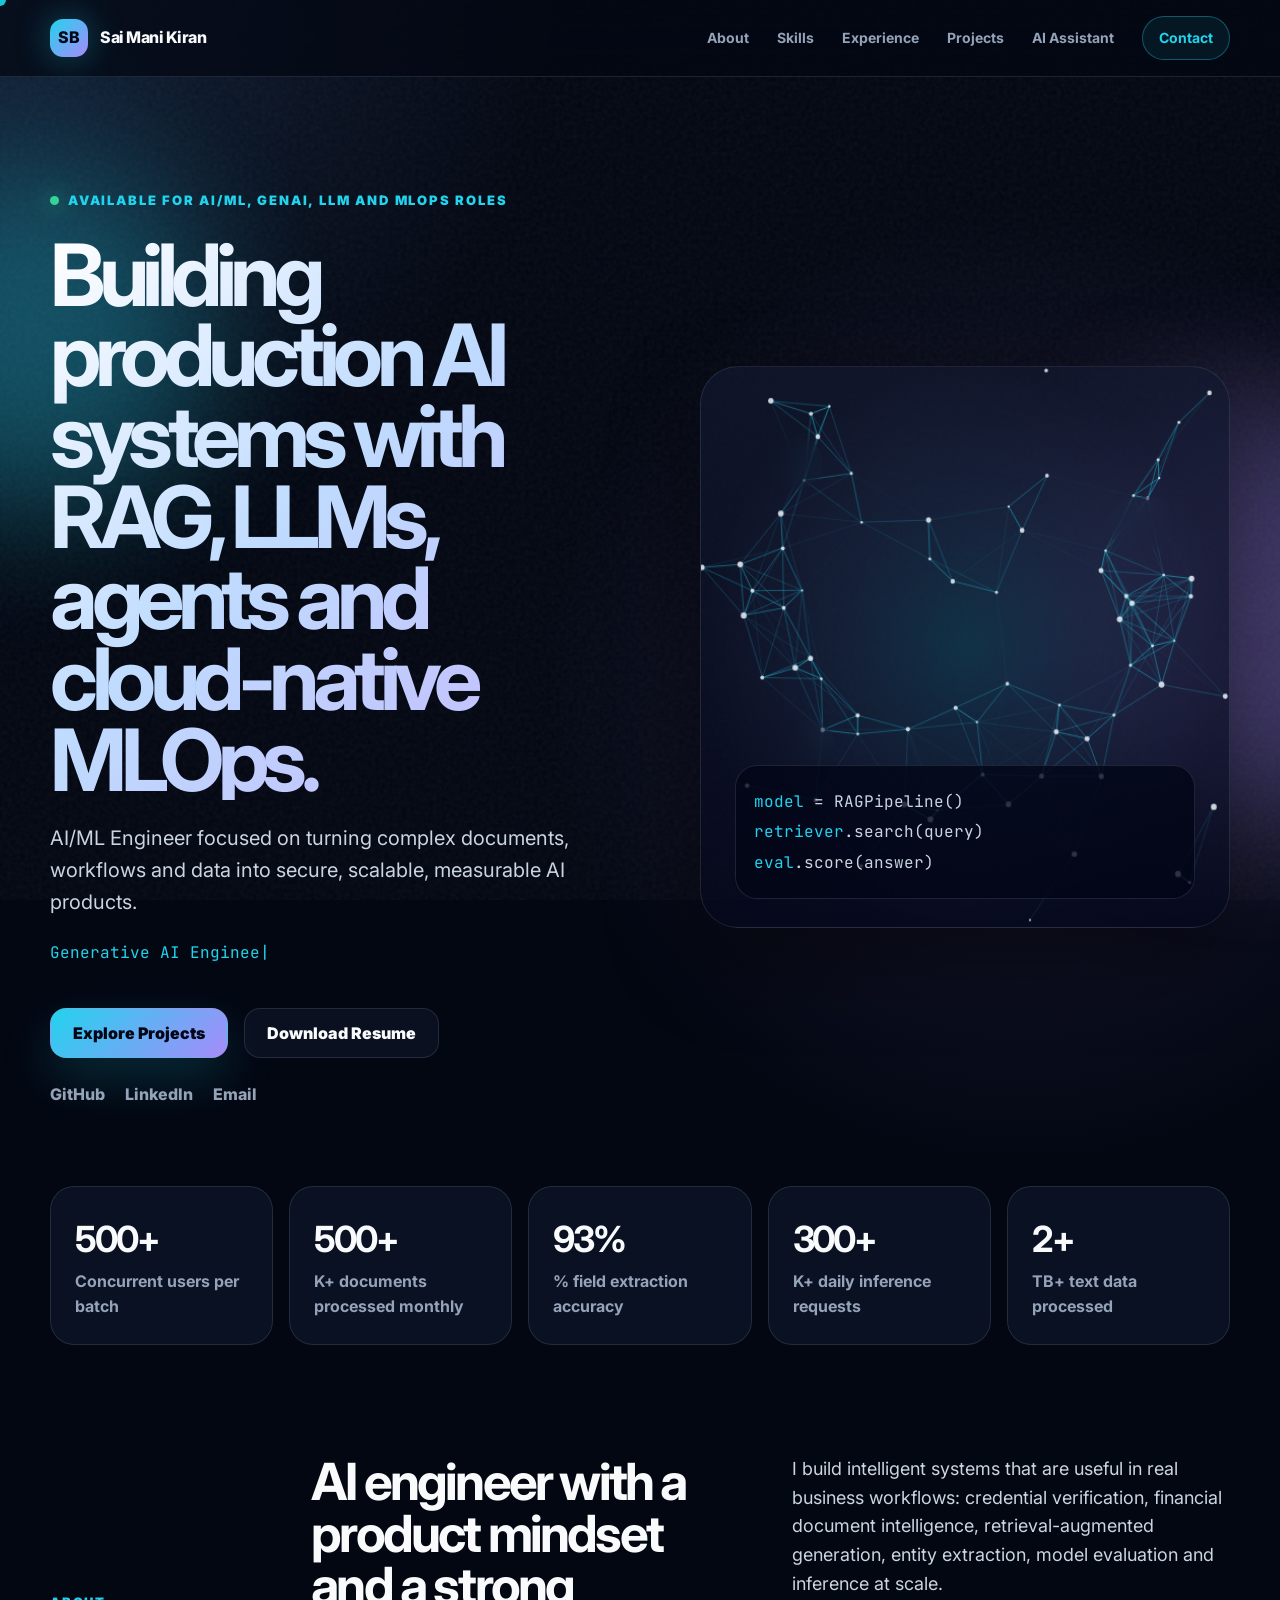
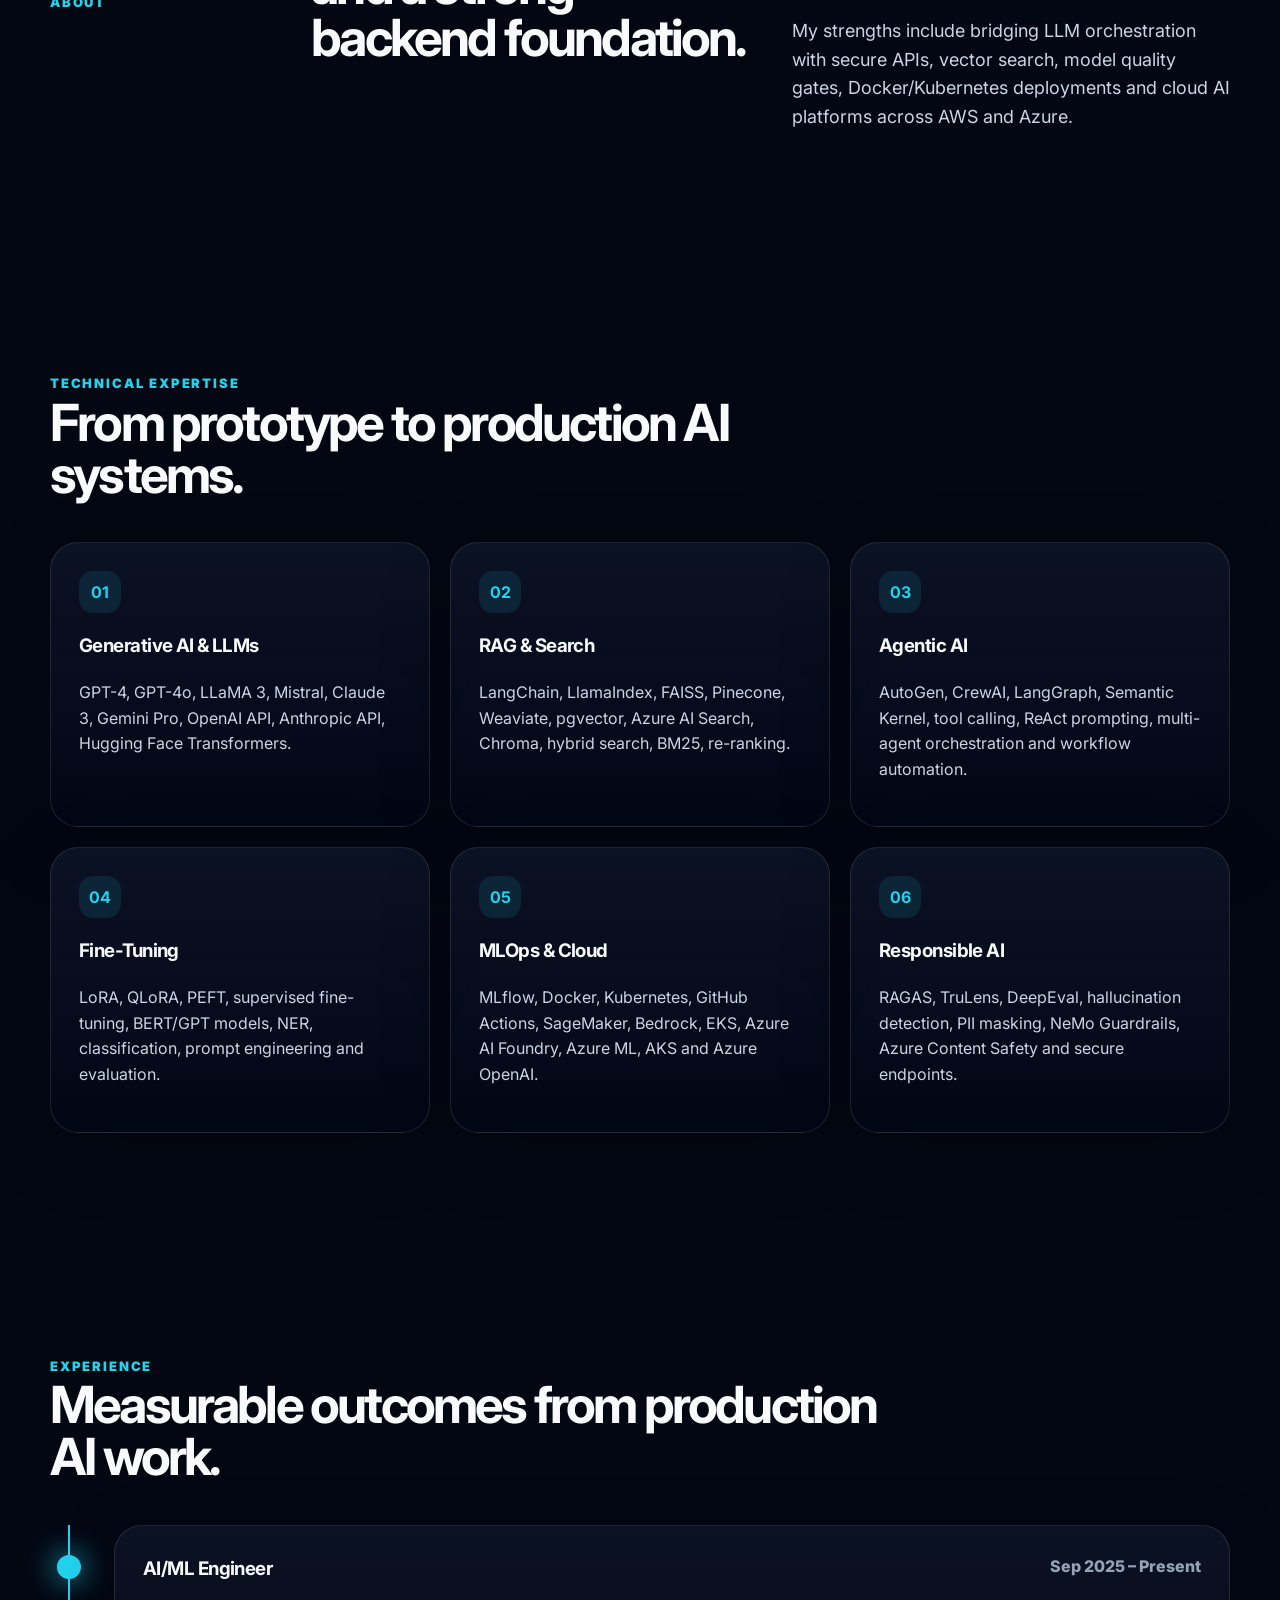
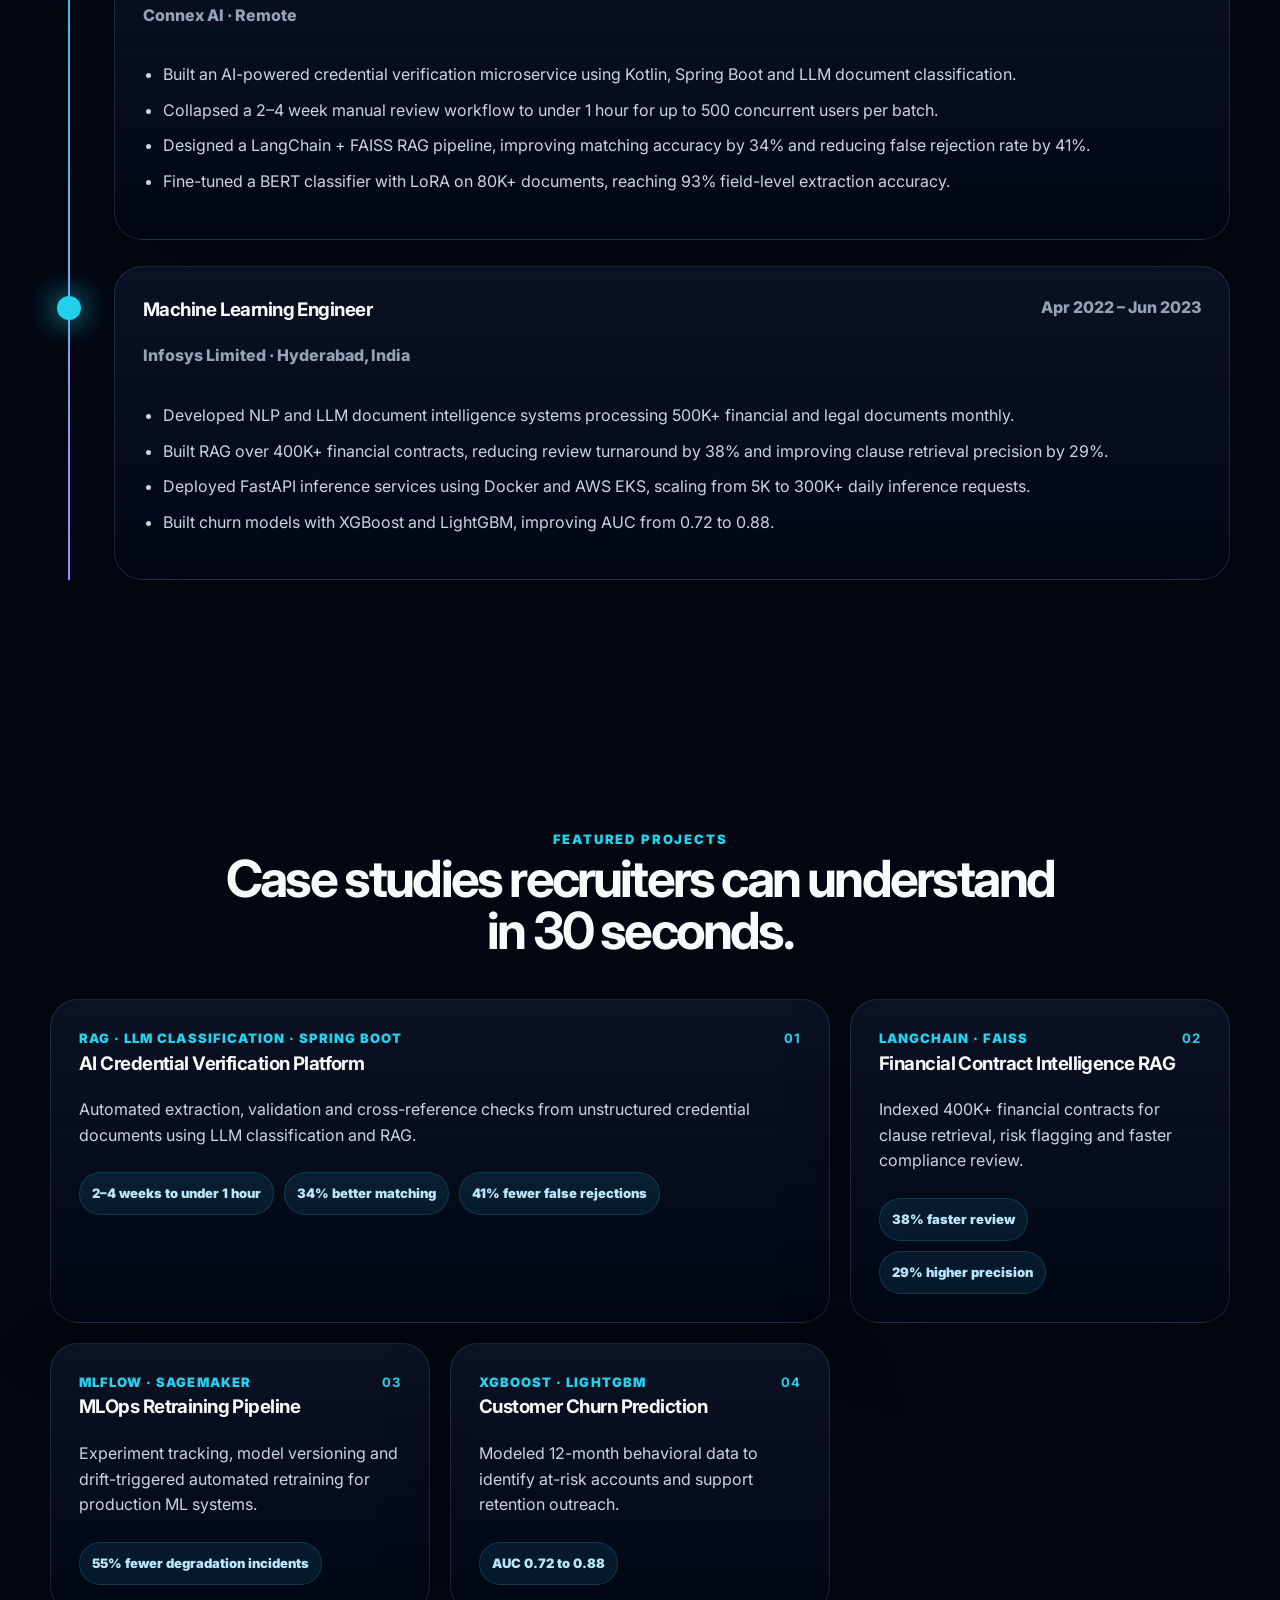
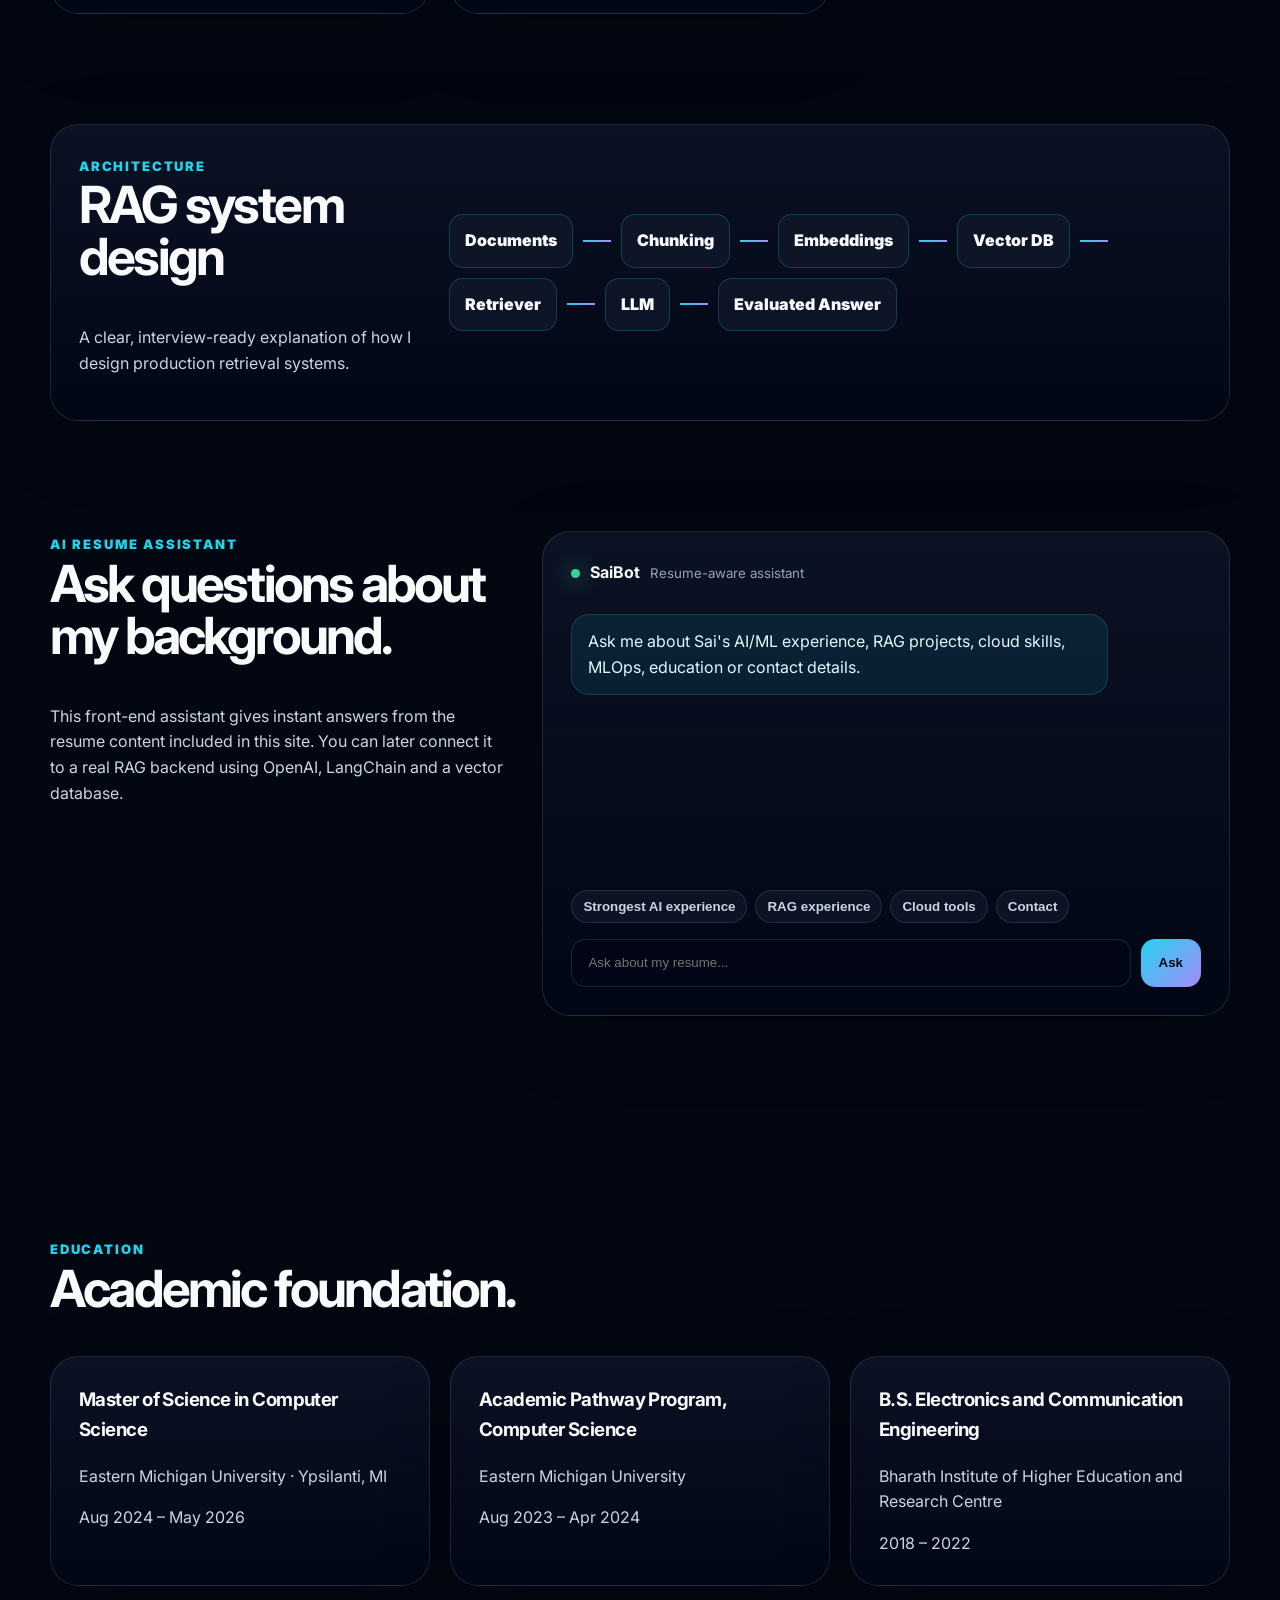
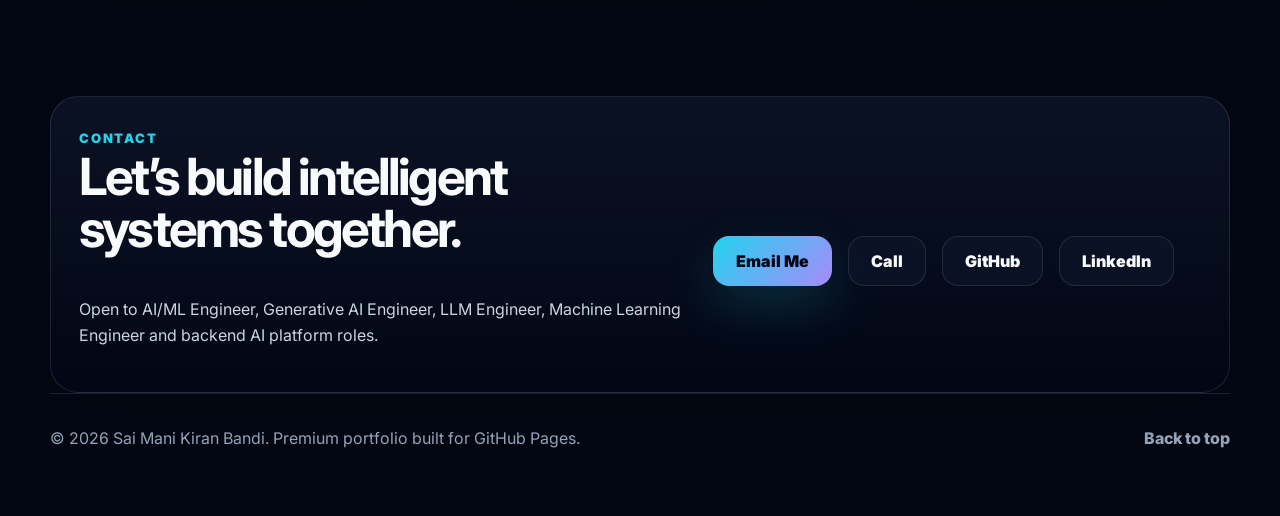
<file: index.html>
<!DOCTYPE html>
<html lang="en">
<head>
  <meta charset="UTF-8" />
  <meta name="viewport" content="width=device-width, initial-scale=1.0" />
  <meta name="description" content="Sai Mani Kiran Bandi — AI/ML Engineer portfolio specializing in Generative AI, RAG, Agentic AI, LLM fine-tuning, MLOps, AWS and Azure." />
  <meta name="keywords" content="Sai Mani Kiran Bandi, AI ML Engineer, Generative AI Engineer, RAG, LangChain, LLM, MLOps, AWS, Azure, Python" />
  <meta name="author" content="Sai Mani Kiran Bandi" />
  <meta property="og:title" content="Sai Mani Kiran Bandi | AI/ML Engineer" />
  <meta property="og:description" content="Premium AI/ML engineering portfolio showcasing RAG systems, LLM workflows, MLOps, and cloud AI deployment." />
  <meta property="og:type" content="website" />
  <title>Sai Mani Kiran Bandi | AI/ML Engineer</title>
  <link rel="preconnect" href="https://fonts.googleapis.com">
  <link rel="preconnect" href="https://fonts.gstatic.com" crossorigin>
  <link href="https://fonts.googleapis.com/css2?family=Inter:wght@400;500;600;700;800;900&family=JetBrains+Mono:wght@500;700&display=swap" rel="stylesheet">
  <link rel="stylesheet" href="styles.css" />
</head>
<body>
  <div class="cursor-dot" aria-hidden="true"></div>
  <div class="noise" aria-hidden="true"></div>
  <div class="orb orb-one" aria-hidden="true"></div>
  <div class="orb orb-two" aria-hidden="true"></div>
  <div class="progress-bar" id="progressBar" aria-hidden="true"></div>

  <header class="header">
    <nav class="nav container">
      <a href="#top" class="brand" aria-label="Sai Mani Kiran Bandi home"><span>SB</span>Sai Mani Kiran</a>
      <button class="nav-toggle" aria-label="Toggle navigation" aria-expanded="false"><span></span><span></span><span></span></button>
      <div class="nav-menu">
        <a href="#about">About</a>
        <a href="#skills">Skills</a>
        <a href="#experience">Experience</a>
        <a href="#projects">Projects</a>
        <a href="#ai-assistant">AI Assistant</a>
        <a href="#contact" class="nav-button">Contact</a>
      </div>
    </nav>
  </header>

  <main id="top">
    <section class="hero container section">
      <div class="hero-content reveal">
        <div class="availability"><span></span> Available for AI/ML, GenAI, LLM and MLOps roles</div>
        <h1>Building production AI systems with RAG, LLMs, agents and cloud-native MLOps.</h1>
        <p class="hero-lead">AI/ML Engineer focused on turning complex documents, workflows and data into secure, scalable, measurable AI products.</p>
        <div class="typed-line"><span id="typedText"></span><span class="typing-caret">|</span></div>
        <div class="hero-actions">
          <a href="#projects" class="btn primary">Explore Projects</a>
          <a href="assets/Sai_Mani_Kiran_Bandi_Resume.pdf" class="btn secondary" target="_blank" rel="noopener">Download Resume</a>
        </div>
        <div class="hero-links">
          <a href="https://github.com/sbandi5" target="_blank" rel="noopener">GitHub</a>
          <a href="https://linkedin.com/in/sai-mani-kiran-bandi" target="_blank" rel="noopener">LinkedIn</a>
          <a href="mailto:bandisaimanikiran@gmail.com">Email</a>
        </div>
      </div>

      <div class="hero-visual reveal">
        <div class="ai-card">
          <canvas id="networkCanvas" width="520" height="520" aria-label="Animated AI neural network"></canvas>
          <div class="floating-chip chip-one">RAG</div>
          <div class="floating-chip chip-two">LLM</div>
          <div class="floating-chip chip-three">MLOps</div>
          <div class="floating-chip chip-four">Agents</div>
          <div class="code-panel">
            <p><span>model</span> = RAGPipeline()</p>
            <p><span>retriever</span>.search(query)</p>
            <p><span>eval</span>.score(answer)</p>
          </div>
        </div>
      </div>
    </section>

    <section class="metrics container reveal" aria-label="Career impact metrics">
      <article><strong data-count="500">0</strong><span>Concurrent users per batch</span></article>
      <article><strong data-count="500">0</strong><span>K+ documents processed monthly</span></article>
      <article><strong data-count="93">0</strong><span>% field extraction accuracy</span></article>
      <article><strong data-count="300">0</strong><span>K+ daily inference requests</span></article>
      <article><strong data-count="2">0</strong><span>TB+ text data processed</span></article>
    </section>

    <section id="about" class="section container split">
      <div class="section-kicker reveal">About</div>
      <div class="section-title reveal">
        <h2>AI engineer with a product mindset and a strong backend foundation.</h2>
      </div>
      <div class="section-copy reveal">
        <p>I build intelligent systems that are useful in real business workflows: credential verification, financial document intelligence, retrieval-augmented generation, entity extraction, model evaluation and inference at scale.</p>
        <p>My strengths include bridging LLM orchestration with secure APIs, vector search, model quality gates, Docker/Kubernetes deployments and cloud AI platforms across AWS and Azure.</p>
      </div>
    </section>

    <section id="skills" class="section container">
      <div class="section-heading reveal">
        <span>Technical Expertise</span>
        <h2>From prototype to production AI systems.</h2>
      </div>
      <div class="skills-grid">
        <article class="skill-card reveal"><b>01</b><h3>Generative AI & LLMs</h3><p>GPT-4, GPT-4o, LLaMA 3, Mistral, Claude 3, Gemini Pro, OpenAI API, Anthropic API, Hugging Face Transformers.</p></article>
        <article class="skill-card reveal"><b>02</b><h3>RAG & Search</h3><p>LangChain, LlamaIndex, FAISS, Pinecone, Weaviate, pgvector, Azure AI Search, Chroma, hybrid search, BM25, re-ranking.</p></article>
        <article class="skill-card reveal"><b>03</b><h3>Agentic AI</h3><p>AutoGen, CrewAI, LangGraph, Semantic Kernel, tool calling, ReAct prompting, multi-agent orchestration and workflow automation.</p></article>
        <article class="skill-card reveal"><b>04</b><h3>Fine-Tuning</h3><p>LoRA, QLoRA, PEFT, supervised fine-tuning, BERT/GPT models, NER, classification, prompt engineering and evaluation.</p></article>
        <article class="skill-card reveal"><b>05</b><h3>MLOps & Cloud</h3><p>MLflow, Docker, Kubernetes, GitHub Actions, SageMaker, Bedrock, EKS, Azure AI Foundry, Azure ML, AKS and Azure OpenAI.</p></article>
        <article class="skill-card reveal"><b>06</b><h3>Responsible AI</h3><p>RAGAS, TruLens, DeepEval, hallucination detection, PII masking, NeMo Guardrails, Azure Content Safety and secure endpoints.</p></article>
      </div>
    </section>

    <section id="experience" class="section container">
      <div class="section-heading reveal">
        <span>Experience</span>
        <h2>Measurable outcomes from production AI work.</h2>
      </div>
      <div class="timeline">
        <article class="timeline-item reveal">
          <div class="timeline-dot"></div>
          <div class="timeline-card">
            <div class="timeline-header"><div><h3>AI/ML Engineer</h3><p>Connex AI · Remote</p></div><time>Sep 2025 – Present</time></div>
            <ul>
              <li>Built an AI-powered credential verification microservice using Kotlin, Spring Boot and LLM document classification.</li>
              <li>Collapsed a 2–4 week manual review workflow to under 1 hour for up to 500 concurrent users per batch.</li>
              <li>Designed a LangChain + FAISS RAG pipeline, improving matching accuracy by 34% and reducing false rejection rate by 41%.</li>
              <li>Fine-tuned a BERT classifier with LoRA on 80K+ documents, reaching 93% field-level extraction accuracy.</li>
            </ul>
          </div>
        </article>
        <article class="timeline-item reveal">
          <div class="timeline-dot"></div>
          <div class="timeline-card">
            <div class="timeline-header"><div><h3>Machine Learning Engineer</h3><p>Infosys Limited · Hyderabad, India</p></div><time>Apr 2022 – Jun 2023</time></div>
            <ul>
              <li>Developed NLP and LLM document intelligence systems processing 500K+ financial and legal documents monthly.</li>
              <li>Built RAG over 400K+ financial contracts, reducing review turnaround by 38% and improving clause retrieval precision by 29%.</li>
              <li>Deployed FastAPI inference services using Docker and AWS EKS, scaling from 5K to 300K+ daily inference requests.</li>
              <li>Built churn models with XGBoost and LightGBM, improving AUC from 0.72 to 0.88.</li>
            </ul>
          </div>
        </article>
      </div>
    </section>

    <section id="projects" class="section container">
      <div class="section-heading reveal center">
        <span>Featured Projects</span>
        <h2>Case studies recruiters can understand in 30 seconds.</h2>
      </div>
      <div class="projects-grid">
        <article class="project-card project-wide reveal">
          <div class="project-top"><span>RAG · LLM Classification · Spring Boot</span><b>01</b></div>
          <h3>AI Credential Verification Platform</h3>
          <p>Automated extraction, validation and cross-reference checks from unstructured credential documents using LLM classification and RAG.</p>
          <div class="impact-row"><span>2–4 weeks to under 1 hour</span><span>34% better matching</span><span>41% fewer false rejections</span></div>
        </article>
        <article class="project-card reveal"><div class="project-top"><span>LangChain · FAISS</span><b>02</b></div><h3>Financial Contract Intelligence RAG</h3><p>Indexed 400K+ financial contracts for clause retrieval, risk flagging and faster compliance review.</p><div class="impact-row"><span>38% faster review</span><span>29% higher precision</span></div></article>
        <article class="project-card reveal"><div class="project-top"><span>MLflow · SageMaker</span><b>03</b></div><h3>MLOps Retraining Pipeline</h3><p>Experiment tracking, model versioning and drift-triggered automated retraining for production ML systems.</p><div class="impact-row"><span>55% fewer degradation incidents</span></div></article>
        <article class="project-card reveal"><div class="project-top"><span>XGBoost · LightGBM</span><b>04</b></div><h3>Customer Churn Prediction</h3><p>Modeled 12-month behavioral data to identify at-risk accounts and support retention outreach.</p><div class="impact-row"><span>AUC 0.72 to 0.88</span></div></article>
      </div>
    </section>

    <section class="section container architecture reveal">
      <div>
        <span class="section-kicker">Architecture</span>
        <h2>RAG system design</h2>
        <p>A clear, interview-ready explanation of how I design production retrieval systems.</p>
      </div>
      <div class="pipeline" aria-label="RAG pipeline architecture">
        <span>Documents</span><i></i><span>Chunking</span><i></i><span>Embeddings</span><i></i><span>Vector DB</span><i></i><span>Retriever</span><i></i><span>LLM</span><i></i><span>Evaluated Answer</span>
      </div>
    </section>

    <section id="ai-assistant" class="section container assistant-section">
      <div class="assistant-copy reveal">
        <span class="section-kicker">AI Resume Assistant</span>
        <h2>Ask questions about my background.</h2>
        <p>This front-end assistant gives instant answers from the resume content included in this site. You can later connect it to a real RAG backend using OpenAI, LangChain and a vector database.</p>
      </div>
      <div class="chat-card reveal">
        <div class="chat-header"><span></span><strong>SaiBot</strong><small>Resume-aware assistant</small></div>
        <div class="chat-messages" id="chatMessages">
          <div class="bot message">Ask me about Sai's AI/ML experience, RAG projects, cloud skills, MLOps, education or contact details.</div>
        </div>
        <div class="prompt-chips">
          <button data-question="What is Sai's strongest AI experience?">Strongest AI experience</button>
          <button data-question="Explain Sai's RAG experience">RAG experience</button>
          <button data-question="What cloud tools does Sai use?">Cloud tools</button>
          <button data-question="How can I contact Sai?">Contact</button>
        </div>
        <form class="chat-form" id="chatForm">
          <input id="chatInput" type="text" placeholder="Ask about my resume..." autocomplete="off" />
          <button type="submit">Ask</button>
        </form>
      </div>
    </section>

    <section class="section container education-section reveal">
      <div class="section-heading"><span>Education</span><h2>Academic foundation.</h2></div>
      <div class="education-grid">
        <article><h3>Master of Science in Computer Science</h3><p>Eastern Michigan University · Ypsilanti, MI</p><time>Aug 2024 – May 2026</time></article>
        <article><h3>Academic Pathway Program, Computer Science</h3><p>Eastern Michigan University</p><time>Aug 2023 – Apr 2024</time></article>
        <article><h3>B.S. Electronics and Communication Engineering</h3><p>Bharath Institute of Higher Education and Research Centre</p><time>2018 – 2022</time></article>
      </div>
    </section>

    <section id="contact" class="section container contact-section reveal">
      <div>
        <span class="section-kicker">Contact</span>
        <h2>Let’s build intelligent systems together.</h2>
        <p>Open to AI/ML Engineer, Generative AI Engineer, LLM Engineer, Machine Learning Engineer and backend AI platform roles.</p>
      </div>
      <div class="contact-actions">
        <a class="btn primary" href="mailto:bandisaimanikiran@gmail.com">Email Me</a>
        <a class="btn secondary" href="tel:+17349854467">Call</a>
        <a class="btn secondary" href="https://github.com/sbandi5" target="_blank" rel="noopener">GitHub</a>
        <a class="btn secondary" href="https://linkedin.com/in/sai-mani-kiran-bandi" target="_blank" rel="noopener">LinkedIn</a>
      </div>
    </section>
  </main>

  <footer class="footer container">
    <p>© <span id="year"></span> Sai Mani Kiran Bandi. Premium portfolio built for GitHub Pages.</p>
    <a href="#top">Back to top</a>
  </footer>

  <script src="script.js"></script>
</body>
</html>
</file>
<file: styles.css>
:root{--bg:#030712;--panel:rgba(15,23,42,.72);--panel2:rgba(15,23,42,.92);--text:#f8fafc;--muted:#94a3b8;--line:rgba(148,163,184,.18);--cyan:#22d3ee;--blue:#60a5fa;--violet:#a78bfa;--pink:#f472b6;--green:#34d399;--shadow:0 30px 90px rgba(0,0,0,.45)}*{box-sizing:border-box}html{scroll-behavior:smooth}body{margin:0;background:radial-gradient(circle at top left,rgba(96,165,250,.16),transparent 34rem),radial-gradient(circle at 80% 10%,rgba(167,139,250,.14),transparent 30rem),var(--bg);color:var(--text);font-family:Inter,system-ui,sans-serif;line-height:1.6;overflow-x:hidden}.noise{position:fixed;inset:0;pointer-events:none;opacity:.055;background-image:url("data:image/svg+xml,%3Csvg viewBox='0 0 256 256' xmlns='http://www.w3.org/2000/svg'%3E%3Cfilter id='n'%3E%3CfeTurbulence type='fractalNoise' baseFrequency='.8' numOctaves='4' stitchTiles='stitch'/%3E%3C/filter%3E%3Crect width='100%25' height='100%25' filter='url(%23n)'/%3E%3C/svg%3E");z-index:1}.container{width:min(1180px,calc(100% - 40px));margin:0 auto}.section{padding:110px 0}.header{position:sticky;top:0;z-index:50;background:rgba(3,7,18,.72);backdrop-filter:blur(22px);border-bottom:1px solid var(--line)}.nav{height:76px;display:flex;align-items:center;justify-content:space-between}.brand{display:flex;align-items:center;gap:12px;color:var(--text);text-decoration:none;font-weight:800;letter-spacing:-.03em}.brand span{width:38px;height:38px;border-radius:13px;display:grid;place-items:center;background:linear-gradient(135deg,var(--cyan),var(--violet));color:#020617;box-shadow:0 0 34px rgba(34,211,238,.35)}.nav-menu{display:flex;align-items:center;gap:28px}.nav-menu a{color:var(--muted);text-decoration:none;font-size:14px;font-weight:700;transition:.25s}.nav-menu a:hover{color:var(--text)}.nav-button{padding:10px 16px;border:1px solid rgba(34,211,238,.35);border-radius:999px;background:rgba(34,211,238,.08);color:var(--cyan)!important}.nav-toggle{display:none;background:none;border:0;cursor:pointer}.nav-toggle span{display:block;width:26px;height:2px;background:var(--text);margin:6px 0}.progress-bar{position:fixed;top:0;left:0;height:3px;width:0;z-index:100;background:linear-gradient(90deg,var(--cyan),var(--violet),var(--pink))}.orb{position:fixed;border-radius:50%;filter:blur(70px);opacity:.32;pointer-events:none;z-index:0}.orb-one{width:360px;height:360px;background:var(--cyan);left:-150px;top:160px}.orb-two{width:420px;height:420px;background:var(--violet);right:-190px;bottom:80px}.cursor-dot{position:fixed;width:12px;height:12px;background:var(--cyan);border-radius:999px;pointer-events:none;z-index:999;mix-blend-mode:difference;transform:translate(-50%,-50%)}.hero{display:grid;grid-template-columns:1.05fr .95fr;gap:64px;align-items:center;min-height:calc(100vh - 76px);position:relative;z-index:2}.availability,.section-kicker,.section-heading span{display:inline-flex;align-items:center;gap:9px;color:var(--cyan);font-size:13px;font-weight:900;text-transform:uppercase;letter-spacing:.14em}.availability span,.chat-header span{width:9px;height:9px;background:var(--green);border-radius:999px;box-shadow:0 0 22px var(--green)}h1,h2,h3,p{margin-top:0}h1{font-size:clamp(44px,7vw,86px);line-height:.94;letter-spacing:-.075em;margin:22px 0;background:linear-gradient(135deg,#fff,#bfdbfe 45%,#c4b5fd);-webkit-background-clip:text;background-clip:text;color:transparent}h2{font-size:clamp(32px,4vw,56px);line-height:1.02;letter-spacing:-.055em}h3{letter-spacing:-.03em}.hero-lead{font-size:20px;color:#cbd5e1;max-width:700px}.typed-line{min-height:34px;color:var(--cyan);font-family:"JetBrains Mono",monospace;margin:22px 0}.typing-caret{animation:blink .85s infinite}@keyframes blink{50%{opacity:0}}.hero-actions,.contact-actions{display:flex;gap:16px;flex-wrap:wrap;margin-top:34px}.btn{display:inline-flex;align-items:center;justify-content:center;min-height:50px;padding:0 22px;border-radius:16px;text-decoration:none;font-weight:900;border:1px solid var(--line);transition:.25s}.btn:hover{transform:translateY(-3px)}.primary{background:linear-gradient(135deg,var(--cyan),var(--violet));color:#020617;box-shadow:0 20px 50px rgba(34,211,238,.18)}.secondary{color:var(--text);background:rgba(15,23,42,.62)}.hero-links{display:flex;gap:20px;margin-top:24px}.hero-links a,.footer a{color:var(--muted);font-weight:800;text-decoration:none}.hero-links a:hover,.footer a:hover{color:var(--cyan)}.ai-card{position:relative;min-height:560px;border:1px solid var(--line);border-radius:38px;background:linear-gradient(180deg,rgba(15,23,42,.72),rgba(2,6,23,.7));box-shadow:var(--shadow);overflow:hidden}#networkCanvas{width:100%;height:100%;min-height:560px;display:block}.floating-chip{position:absolute;padding:12px 16px;border:1px solid rgba(34,211,238,.3);border-radius:999px;background:rgba(2,6,23,.7);backdrop-filter:blur(15px);font-weight:900;color:#e0f2fe;box-shadow:0 0 32px rgba(34,211,238,.12);animation:float 5s ease-in-out infinite}.chip-one{top:70px;left:54px}.chip-two{top:130px;right:54px;animation-delay:1s}.chip-three{bottom:156px;left:46px;animation-delay:1.6s}.chip-four{bottom:82px;right:62px;animation-delay:.5s}@keyframes float{50%{transform:translateY(-16px)}}.code-panel{position:absolute;left:34px;right:34px;bottom:28px;border:1px solid var(--line);border-radius:22px;background:rgba(2,6,23,.78);padding:18px;font-family:"JetBrains Mono",monospace;color:#cbd5e1}.code-panel p{margin:5px 0}.code-panel span{color:var(--cyan)}.metrics{position:relative;z-index:2;display:grid;grid-template-columns:repeat(5,1fr);gap:16px;margin-top:-32px}.metrics article{padding:24px;border:1px solid var(--line);border-radius:24px;background:var(--panel);backdrop-filter:blur(18px)}.metrics strong{display:block;font-size:36px;letter-spacing:-.06em}.metrics span{color:var(--muted);font-weight:700}.split{display:grid;grid-template-columns:.5fr 1fr 1fr;gap:42px;position:relative;z-index:2}.section-copy p{color:#cbd5e1;font-size:18px}.section-heading{text-align:left;margin-bottom:42px}.section-heading.center{text-align:center}.section-heading h2{max-width:860px}.section-heading.center h2{margin-left:auto;margin-right:auto}.skills-grid,.projects-grid,.education-grid{display:grid;grid-template-columns:repeat(3,1fr);gap:20px}.skill-card,.project-card,.timeline-card,.chat-card,.education-grid article,.architecture,.contact-section{border:1px solid var(--line);background:linear-gradient(180deg,rgba(15,23,42,.74),rgba(2,6,23,.68));border-radius:28px;padding:28px;box-shadow:0 20px 70px rgba(0,0,0,.22);position:relative;overflow:hidden}.skill-card:before,.project-card:before{content:"";position:absolute;inset:0;background:radial-gradient(circle at top right,rgba(34,211,238,.13),transparent 18rem);opacity:0;transition:.35s}.skill-card:hover:before,.project-card:hover:before{opacity:1}.skill-card{transition:.3s}.skill-card:hover,.project-card:hover{transform:translateY(-8px);border-color:rgba(34,211,238,.35)}.skill-card b{display:inline-grid;place-items:center;width:42px;height:42px;border-radius:14px;background:rgba(34,211,238,.1);color:var(--cyan);margin-bottom:18px}.skill-card p,.project-card p,.timeline-card li,.education-grid p,.education-grid time,.contact-section p,.architecture p,.assistant-copy p{color:#cbd5e1}.timeline{position:relative}.timeline:before{content:"";position:absolute;left:18px;top:0;bottom:0;width:2px;background:linear-gradient(var(--cyan),var(--violet))}.timeline-item{position:relative;padding-left:64px;margin-bottom:26px}.timeline-dot{position:absolute;left:7px;top:30px;width:24px;height:24px;border-radius:50%;background:var(--cyan);box-shadow:0 0 30px var(--cyan)}.timeline-header{display:flex;justify-content:space-between;gap:20px;margin-bottom:18px}.timeline-header p,.timeline-header time{color:var(--muted);font-weight:800}.timeline-card ul{padding-left:20px}.timeline-card li{margin:10px 0}.project-wide{grid-column:span 2}.project-top{display:flex;justify-content:space-between;color:var(--cyan);font-size:13px;font-weight:900;text-transform:uppercase;letter-spacing:.08em}.impact-row{display:flex;gap:10px;flex-wrap:wrap;margin-top:24px}.impact-row span{padding:10px 12px;border-radius:999px;background:rgba(34,211,238,.09);border:1px solid rgba(34,211,238,.18);color:#bae6fd;font-weight:900;font-size:13px}.architecture{display:grid;grid-template-columns:.45fr 1fr;gap:32px;align-items:center}.pipeline{display:flex;align-items:center;gap:10px;flex-wrap:wrap}.pipeline span{padding:13px 15px;border-radius:14px;background:rgba(15,23,42,.9);border:1px solid rgba(34,211,238,.22);font-weight:900}.pipeline i{width:28px;height:2px;background:linear-gradient(90deg,var(--cyan),var(--violet))}.assistant-section{display:grid;grid-template-columns:.8fr 1.2fr;gap:34px;align-items:start}.chat-header{display:flex;gap:10px;align-items:center;margin-bottom:18px}.chat-header small{color:var(--muted)}.chat-messages{height:270px;overflow:auto;padding-right:6px}.message{padding:14px 16px;border-radius:18px;margin:10px 0;max-width:86%}.bot{background:rgba(34,211,238,.09);border:1px solid rgba(34,211,238,.18);color:#dff9ff}.user{margin-left:auto;background:rgba(167,139,250,.14);border:1px solid rgba(167,139,250,.22)}.prompt-chips{display:flex;gap:8px;flex-wrap:wrap;margin:16px 0}.prompt-chips button{border:1px solid var(--line);background:rgba(15,23,42,.8);color:#cbd5e1;border-radius:999px;padding:8px 11px;cursor:pointer;font-weight:800}.chat-form{display:flex;gap:10px}.chat-form input{flex:1;border:1px solid var(--line);border-radius:14px;background:rgba(2,6,23,.75);color:var(--text);padding:0 16px;min-height:48px}.chat-form button{border:0;border-radius:14px;background:linear-gradient(135deg,var(--cyan),var(--violet));color:#020617;font-weight:900;padding:0 18px;cursor:pointer}.education-grid article{min-height:190px}.contact-section{display:grid;grid-template-columns:1fr .8fr;gap:24px;align-items:center}.footer{position:relative;z-index:2;padding:32px 0 48px;border-top:1px solid var(--line);display:flex;justify-content:space-between;gap:20px;color:var(--muted)}.reveal{opacity:0;transform:translateY(28px);transition:opacity .75s ease,transform .75s ease}.reveal.visible{opacity:1;transform:translateY(0)}@media(max-width:960px){.hero,.split,.architecture,.assistant-section,.contact-section{grid-template-columns:1fr}.metrics,.skills-grid,.projects-grid,.education-grid{grid-template-columns:repeat(2,1fr)}.project-wide{grid-column:span 1}.nav-menu{position:absolute;top:76px;left:20px;right:20px;display:none;flex-direction:column;padding:22px;border:1px solid var(--line);border-radius:24px;background:rgba(2,6,23,.94)}.nav-menu.open{display:flex}.nav-toggle{display:block}.cursor-dot{display:none}}@media(max-width:640px){.container{width:min(100% - 28px,1180px)}.section{padding:74px 0}.metrics,.skills-grid,.projects-grid,.education-grid{grid-template-columns:1fr}.hero{gap:28px}.ai-card,#networkCanvas{min-height:430px}.timeline-header{flex-direction:column}.footer{flex-direction:column}h1{font-size:42px}.hero-lead{font-size:17px}.hero-actions,.contact-actions{flex-direction:column}.btn{width:100%}}
</file>
